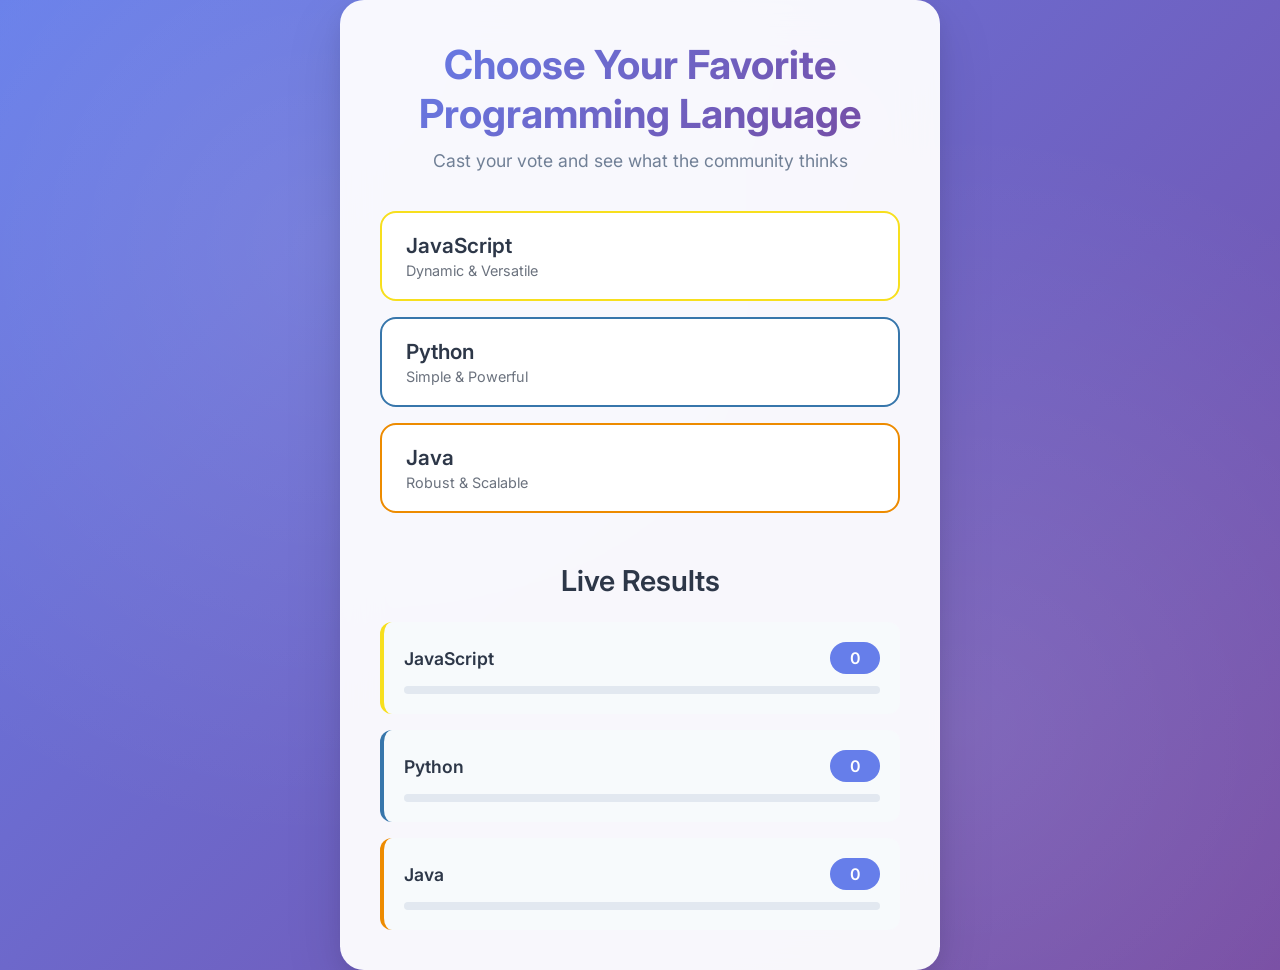
<file: PRACTICAL 1/index.html>
<!DOCTYPE html>
<html lang="en">
<head>
    <meta charset="UTF-8">
    <meta name="viewport" content="width=device-width, initial-scale=1.0">
    <title>Programming Language Voting System</title>
    <link rel="stylesheet" href="styles.css">
    <link href="https://fonts.googleapis.com/css2?family=Inter:wght@300;400;500;600;700&display=swap" rel="stylesheet">
    <script src="script.js"></script>
</head>
<body>
    <div class="background-pattern"></div>
    <div class="container">
        <div class="header">
            <h1>Choose Your Favorite Programming Language</h1>
            <p class="subtitle">Cast your vote and see what the community thinks</p>
        </div>
        
        <div class="voting-section">
            <div class="button-group">
                <button class="vote-btn javascript-btn" onclick="votes('Javascript')">
                    <span class="btn-text">JavaScript</span>
                    <span class="btn-description">Dynamic & Versatile</span>
                </button>
                <button class="vote-btn python-btn" onclick="votes('Python')">
                    <span class="btn-text">Python</span>
                    <span class="btn-description">Simple & Powerful</span>
                </button>
                <button class="vote-btn java-btn" onclick="votes('Java')">
                    <span class="btn-text">Java</span>
                    <span class="btn-description">Robust & Scalable</span>
                </button>
            </div>
        </div>

        <div class="results-section">
            <h2>Live Results</h2>
            <div class="results-container">
                <div class="result-item javascript-result">
                    <div class="result-header">
                        <span class="language-name">JavaScript</span>
                        <span class="vote-count" id="jsvotes">0</span>
                    </div>
                    <div class="vote-bar">
                        <div class="vote-progress javascript-progress" id="js-progress"></div>
                    </div>
                </div>
                <div class="result-item python-result">
                    <div class="result-header">
                        <span class="language-name">Python</span>
                        <span class="vote-count" id="pyvotes">0</span>
                    </div>
                    <div class="vote-bar">
                        <div class="vote-progress python-progress" id="py-progress"></div>
                    </div>
                </div>
                <div class="result-item java-result">
                    <div class="result-header">
                        <span class="language-name">Java</span>
                        <span class="vote-count" id="jvotes">0</span>
                    </div>
                    <div class="vote-bar">
                        <div class="vote-progress java-progress" id="java-progress"></div>
                    </div>
                </div>
            </div>
        </div>
    </div>
</body>
</html>
</file>
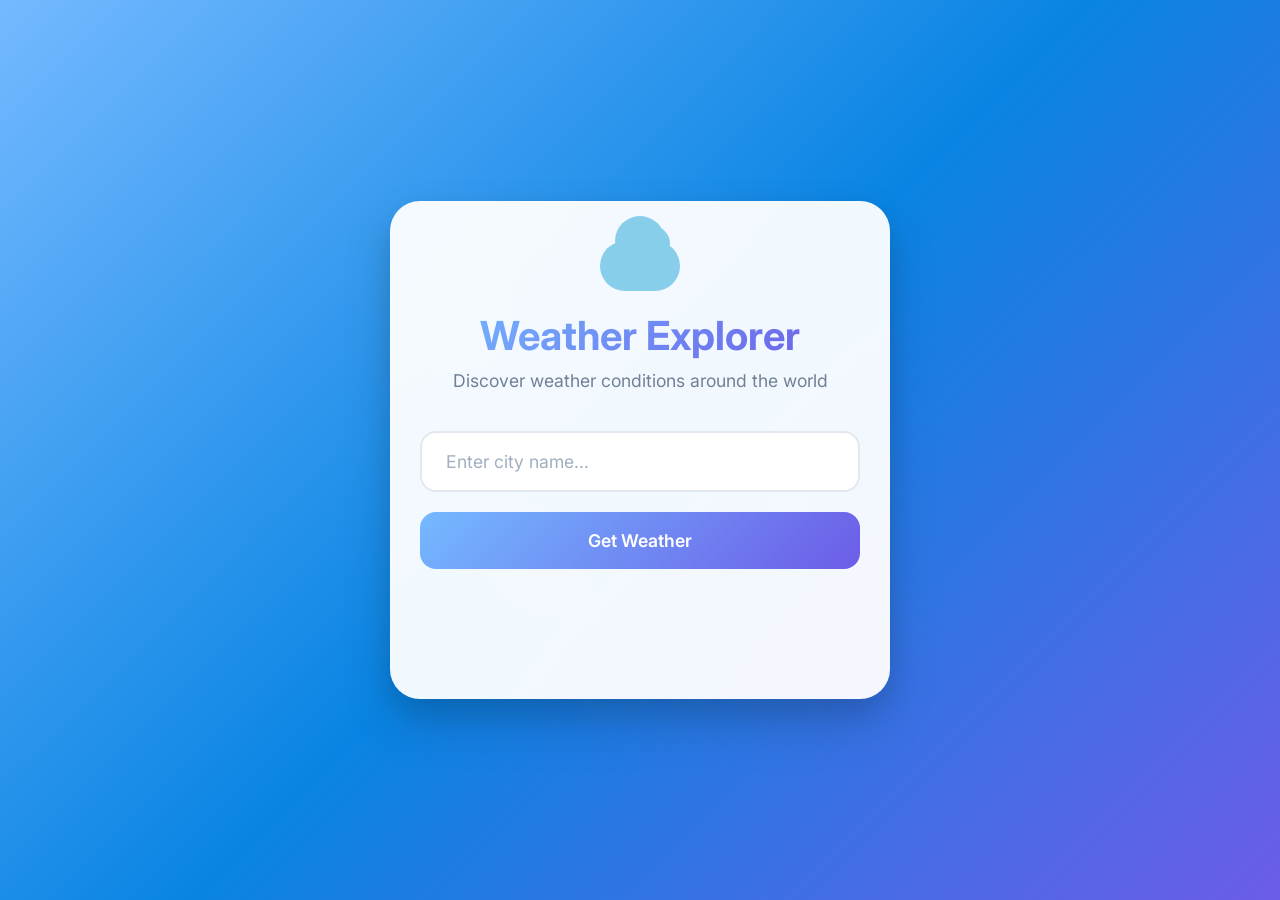
<file: PRACTICAL 2/index.html>
<!DOCTYPE html>
<html lang="en">
<head>
    <meta charset="UTF-8">
    <meta name="viewport" content="width=device-width, initial-scale=1.0">
    <title>Weather Explorer</title>
    <link rel="stylesheet" href="styles.css">
    <link href="https://fonts.googleapis.com/css2?family=Inter:wght@300;400;500;600;700&display=swap" rel="stylesheet">
    <script src="script.js" defer></script>
</head>
<body>
    <div class="weather-container">
        <div class="weather-card">
            <div class="header-section">
                <div class="weather-icon">
                    <div class="cloud">
                        <div class="cloud-part"></div>
                        <div class="cloud-part"></div>
                        <div class="cloud-part"></div>
                    </div>
                </div>
                <h1>Weather Explorer</h1>
                <p class="subtitle">Discover weather conditions around the world</p>
            </div>
            
            <div class="search-section">
                <div class="search-container">
                    <div class="input-wrapper">
                        <input type="text" id="inputCity" placeholder="Enter city name..." />
                        <div class="input-focus-border"></div>
                    </div>
                    <button id="getWeather" class="search-btn">
                        <span class="btn-text">Get Weather</span>
                        <div class="btn-loading">
                            <div class="loading-spinner"></div>
                        </div>
                    </button>
                </div>
            </div>

            <div class="result-section">
                <div id="result" class="weather-result"></div>
            </div>
        </div>
        
        <div class="background-elements">
            <div class="floating-element element-1"></div>
            <div class="floating-element element-2"></div>
            <div class="floating-element element-3"></div>
        </div>
    </div>
</body>
</html>
</file>
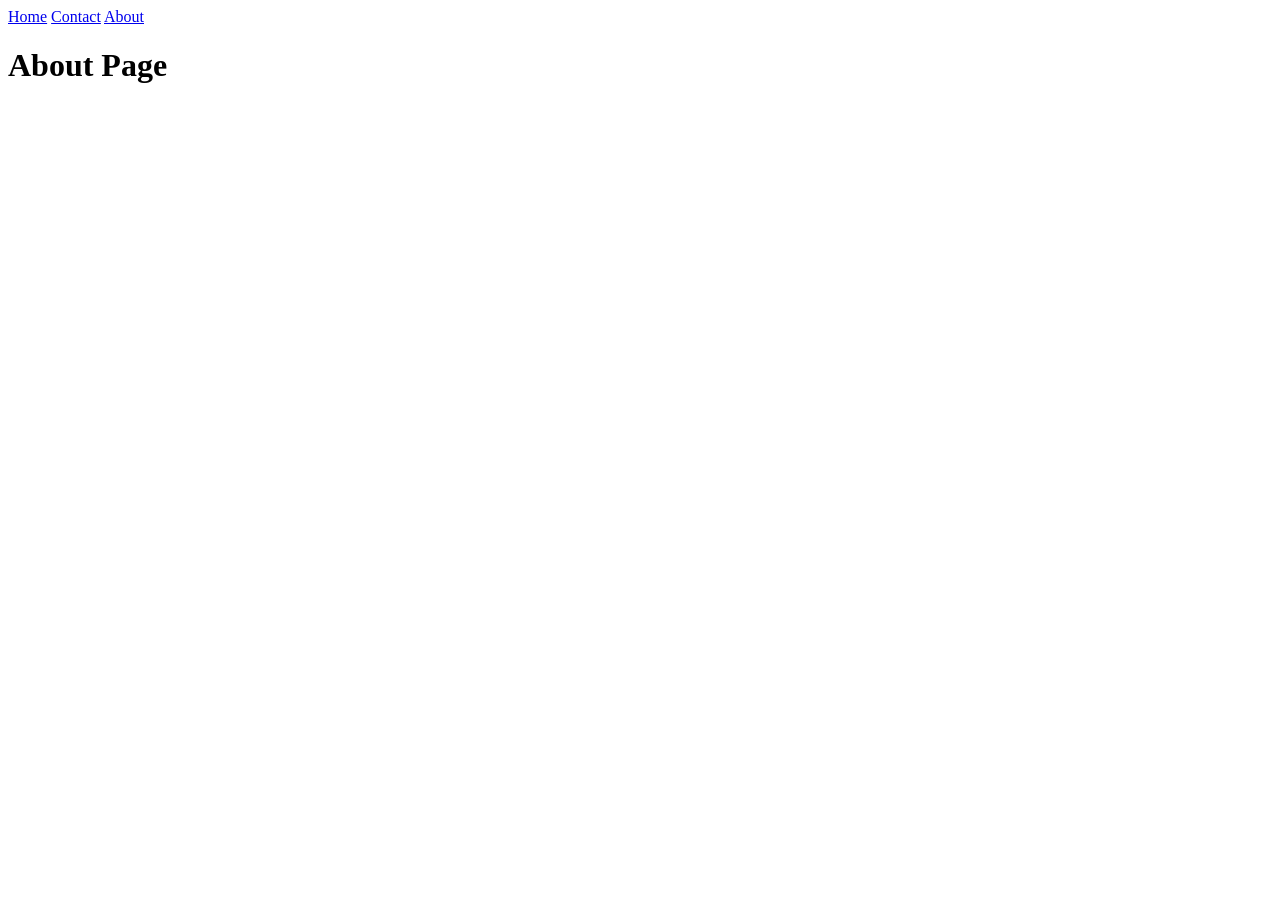
<file: about.html>
<!DOCTYPE html>
<html lang="en">
<head>
    <meta charset="UTF-8">
    <meta name="viewport" content="width=device-width, initial-scale=1.0">
    <title>Document</title>
</head>
<body>
    <a href="/home">Home</a>
    <a href="/contact">Contact</a>
    <a href="/about">About</a>
    <h1>About Page</h1>
</body>
</html>
</file>
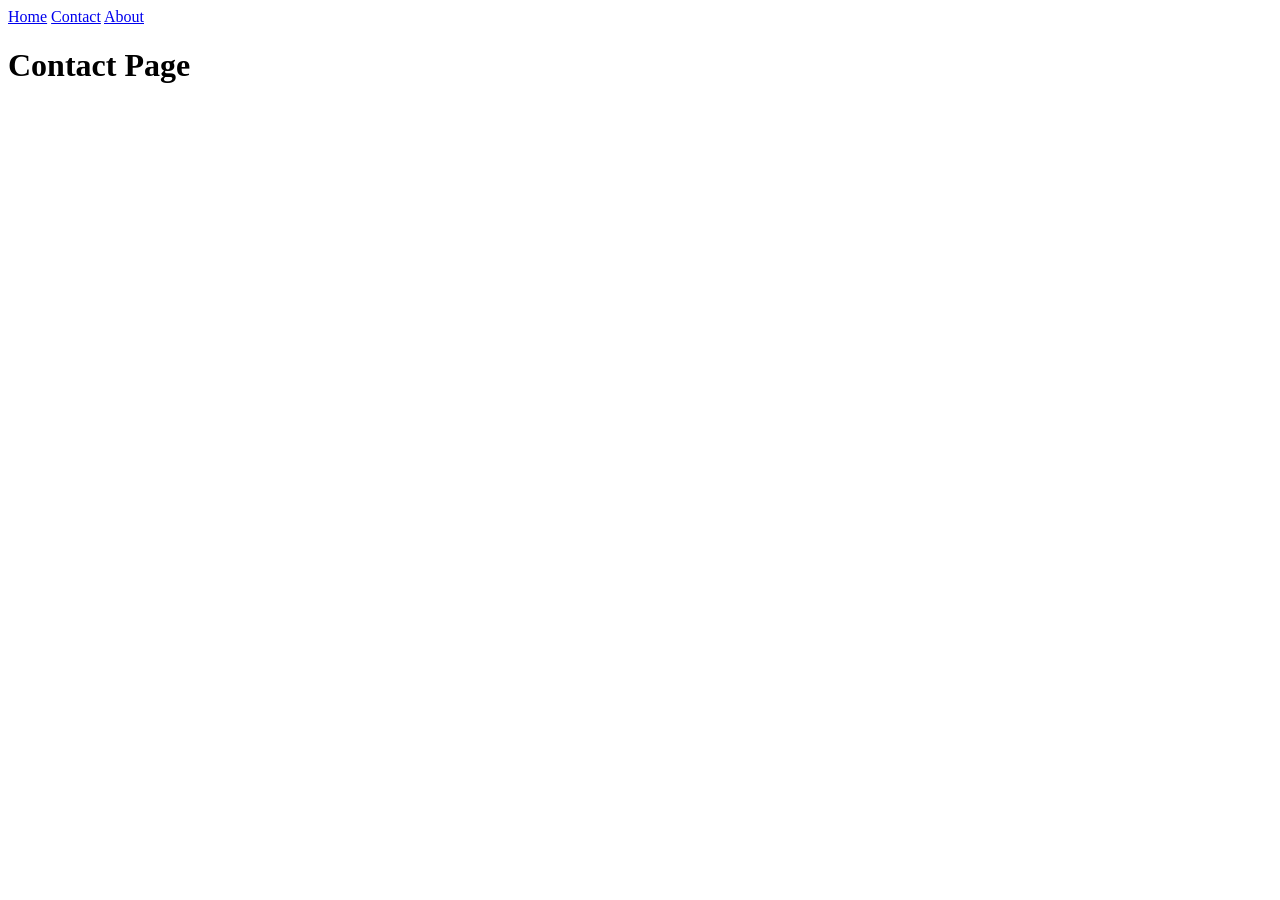
<file: contact.html>
<!DOCTYPE html>
<html lang="en">
<head>
    <meta charset="UTF-8">
    <meta name="viewport" content="width=device-width, initial-scale=1.0">
    <title>Document</title>
</head>
<body>
    <a href="/home">Home</a>
    <a href="/contact">Contact</a>
    <a href="/about">About</a>
    <h1>Contact Page</h1>
</body>
</html>
</file>
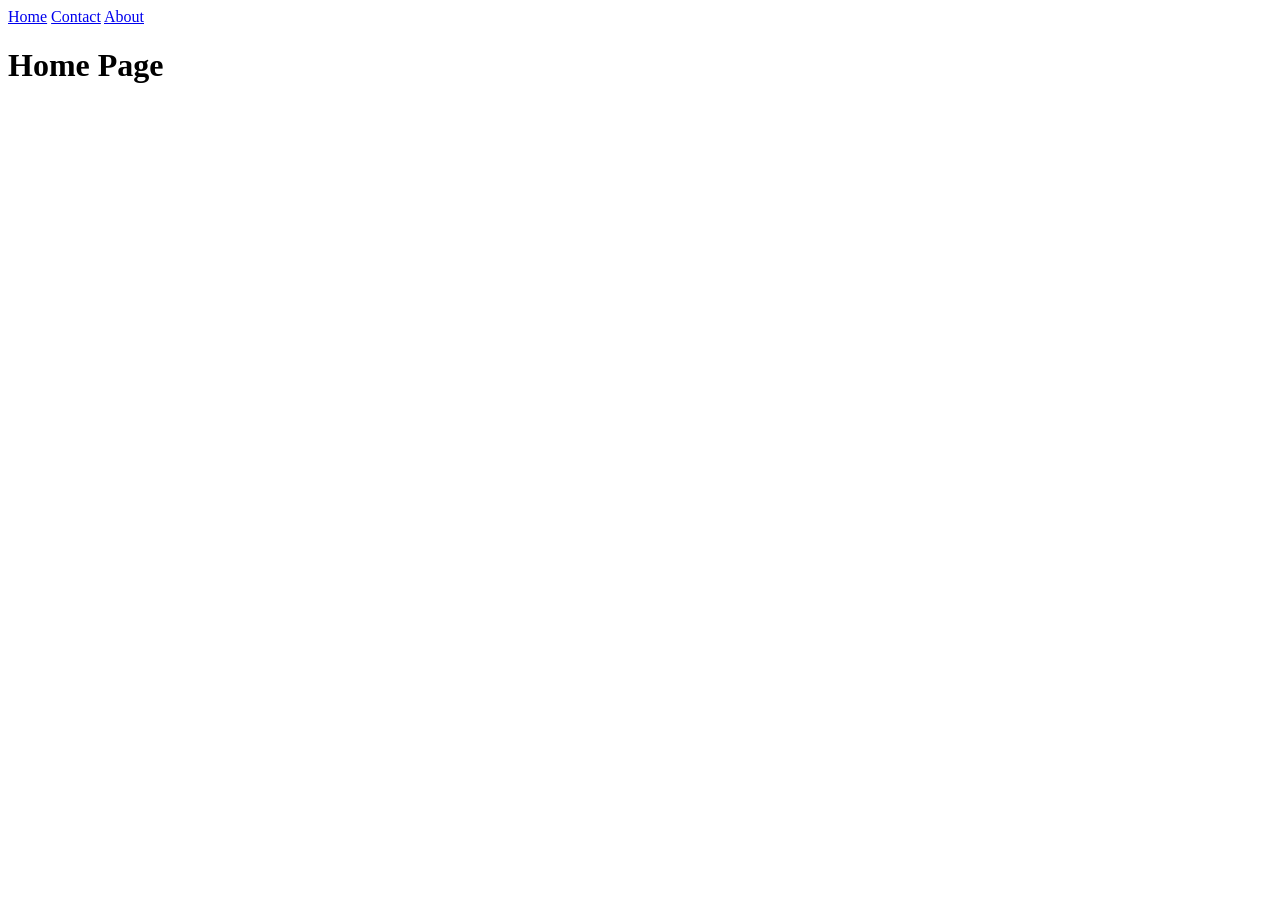
<file: home.html>
<!DOCTYPE html>
<html lang="en">
<head>
    <meta charset="UTF-8">
    <meta name="viewport" content="width=device-width, initial-scale=1.0">
    <title>Document</title>
</head>
<body>
    <a href="/home">Home</a>
    <a href="/contact">Contact</a>
    <a href="/about">About</a>
    <h1>Home Page</h1>
</body>
</html>
</file>
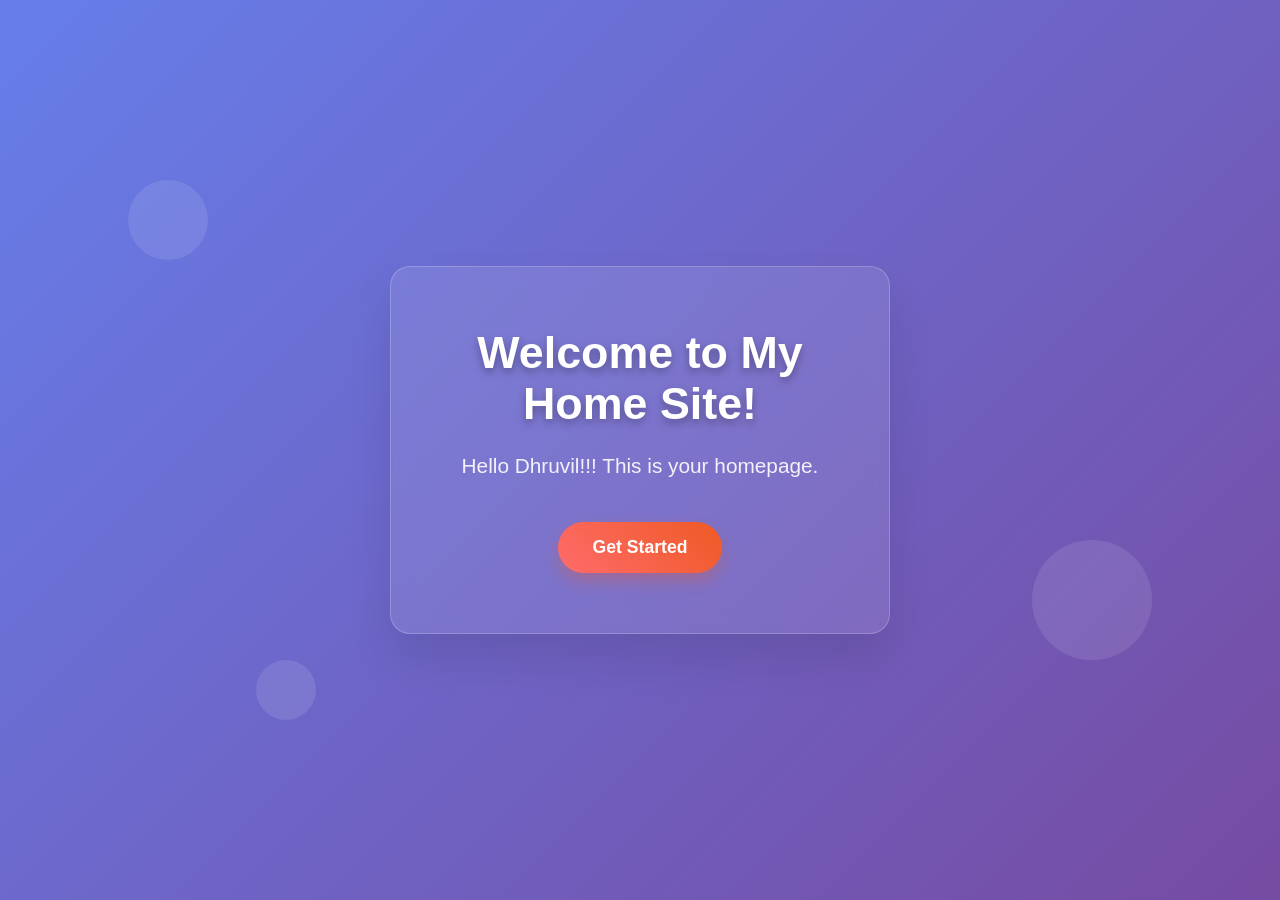
<file: homesite.html>
<!DOCTYPE html>
<html>
<head>
    <title>Home Site</title>
    <style>
        * {
            margin: 0;
            padding: 0;
            box-sizing: border-box;
        }

        body {
            font-family: 'Segoe UI', Tahoma, Geneva, Verdana, sans-serif;
            background: linear-gradient(135deg, #667eea 0%, #764ba2 100%);
            min-height: 100vh;
            display: flex;
            justify-content: center;
            align-items: center;
            overflow: hidden;
        }

        .container {
            background: rgba(255, 255, 255, 0.1);
            backdrop-filter: blur(10px);
            border-radius: 20px;
            padding: 60px 40px;
            text-align: center;
            box-shadow: 0 25px 45px rgba(0, 0, 0, 0.1);
            border: 1px solid rgba(255, 255, 255, 0.2);
            animation: fadeInUp 1s ease-out;
            max-width: 500px;
            width: 90%;
        }

        h1 {
            font-size: 2.8rem;
            color: #fff;
            margin-bottom: 20px;
            font-weight: 700;
            text-shadow: 0 4px 8px rgba(0, 0, 0, 0.3);
            animation: slideInDown 1s ease-out 0.2s both;
        }

        p {
            font-size: 1.3rem;
            color: rgba(255, 255, 255, 0.9);
            margin-bottom: 40px;
            line-height: 1.6;
            animation: slideInUp 1s ease-out 0.4s both;
        }

        .btn {
            padding: 15px 35px;
            border-radius: 50px;
            background: linear-gradient(45deg, #ff6b6b, #ee5a24);
            color: white;
            border: none;
            font-size: 1.1rem;
            font-weight: 600;
            cursor: pointer;
            transition: all 0.3s ease;
            box-shadow: 0 8px 15px rgba(238, 90, 36, 0.3);
            animation: slideInUp 1s ease-out 0.6s both;
        }

        .btn:hover {
            transform: translateY(-3px);
            box-shadow: 0 15px 25px rgba(238, 90, 36, 0.4);
            background: linear-gradient(45deg, #ee5a24, #ff6b6b);
        }

        .floating-shapes {
            position: absolute;
            top: 0;
            left: 0;
            width: 100%;
            height: 100%;
            pointer-events: none;
            z-index: -1;
        }

        .shape {
            position: absolute;
            background: rgba(255, 255, 255, 0.1);
            border-radius: 50%;
            animation: float 6s ease-in-out infinite;
        }

        .shape:nth-child(1) {
            width: 80px;
            height: 80px;
            top: 20%;
            left: 10%;
            animation-delay: 0s;
        }

        .shape:nth-child(2) {
            width: 120px;
            height: 120px;
            top: 60%;
            right: 10%;
            animation-delay: 2s;
        }

        .shape:nth-child(3) {
            width: 60px;
            height: 60px;
            bottom: 20%;
            left: 20%;
            animation-delay: 4s;
        }

        @keyframes fadeInUp {
            from {
                opacity: 0;
                transform: translateY(30px);
            }
            to {
                opacity: 1;
                transform: translateY(0);
            }
        }

        @keyframes slideInDown {
            from {
                opacity: 0;
                transform: translateY(-30px);
            }
            to {
                opacity: 1;
                transform: translateY(0);
            }
        }

        @keyframes slideInUp {
            from {
                opacity: 0;
                transform: translateY(20px);
            }
            to {
                opacity: 1;
                transform: translateY(0);
            }
        }

        @keyframes float {
            0%, 100% {
                transform: translateY(0px);
            }
            50% {
                transform: translateY(-20px);
            }
        }

        @media (max-width: 768px) {
            .container {
                padding: 40px 30px;
            }
            
            h1 {
                font-size: 2.2rem;
            }
            
            p {
                font-size: 1.1rem;
            }
        }
    </style>
</head>
<body>
    <div class="floating-shapes">
        <div class="shape"></div>
        <div class="shape"></div>
        <div class="shape"></div>
    </div>
    
    <div class="container">
        <h1>Welcome to My Home Site!</h1>
        <p>Hello Dhruvil!!! This is your homepage.</p>
        <button class="btn">Get Started</button>
    </div>
</body>
</html>
</file>
<file: PRACTICAL 1/styles.css>
* {
    margin: 0;
    padding: 0;
    box-sizing: border-box;
}

body {
    font-family: 'Inter', -apple-system, BlinkMacSystemFont, 'Segoe UI', sans-serif;
    background: linear-gradient(135deg, #667eea 0%, #764ba2 100%);
    min-height: 100vh;
    display: flex;
    justify-content: center;
    align-items: center;
    position: relative;
    overflow-x: hidden;
}

.background-pattern {
    position: absolute;
    top: 0;
    left: 0;
    right: 0;
    bottom: 0;
    background: 
        radial-gradient(circle at 25% 25%, rgba(255, 255, 255, 0.1) 0%, transparent 50%),
        radial-gradient(circle at 75% 75%, rgba(255, 255, 255, 0.1) 0%, transparent 50%);
    pointer-events: none;
}

.container {
    background: rgba(255, 255, 255, 0.95);
    backdrop-filter: blur(20px);
    border-radius: 24px;
    padding: 40px;
    width: 90%;
    max-width: 600px;
    box-shadow: 
        0 20px 60px rgba(0, 0, 0, 0.1),
        0 8px 25px rgba(0, 0, 0, 0.08);
    position: relative;
    z-index: 1;
}

.header {
    text-align: center;
    margin-bottom: 40px;
}

.header h1 {
    color: #2d3748;
    font-size: 2.5rem;
    font-weight: 700;
    margin-bottom: 12px;
    background: linear-gradient(135deg, #667eea, #764ba2);
    -webkit-background-clip: text;
    -webkit-text-fill-color: transparent;
    background-clip: text;
}

.subtitle {
    color: #718096;
    font-size: 1.1rem;
    font-weight: 400;
}

.voting-section {
    margin-bottom: 50px;
}

.button-group {
    display: flex;
    flex-direction: column;
    gap: 16px;
}

.vote-btn {
    background: white;
    border: 2px solid #e2e8f0;
    border-radius: 16px;
    padding: 20px 24px;
    cursor: pointer;
    transition: all 0.3s ease;
    display: flex;
    flex-direction: column;
    align-items: flex-start;
    text-align: left;
    font-family: inherit;
    position: relative;
    overflow: hidden;
}

.vote-btn::before {
    content: '';
    position: absolute;
    top: 0;
    left: -100%;
    width: 100%;
    height: 100%;
    background: linear-gradient(90deg, transparent, rgba(255, 255, 255, 0.4), transparent);
    transition: left 0.5s ease;
}

.vote-btn:hover::before {
    left: 100%;
}

.btn-text {
    font-size: 1.3rem;
    font-weight: 600;
    margin-bottom: 4px;
}

.btn-description {
    font-size: 0.9rem;
    font-weight: 400;
    opacity: 0.7;
}

.javascript-btn {
    border-color: #f7df1e;
    color: #2d3748;
}

.javascript-btn:hover {
    background: linear-gradient(135deg, #f7df1e, #ffeb3b);
    transform: translateY(-2px);
    box-shadow: 0 12px 24px rgba(247, 223, 30, 0.3);
}

.python-btn {
    border-color: #3776ab;
    color: #2d3748;
}

.python-btn:hover {
    background: linear-gradient(135deg, #3776ab, #4fc3f7);
    color: white;
    transform: translateY(-2px);
    box-shadow: 0 12px 24px rgba(55, 118, 171, 0.3);
}

.java-btn {
    border-color: #ed8b00;
    color: #2d3748;
}

.java-btn:hover {
    background: linear-gradient(135deg, #ed8b00, #ff9800);
    color: white;
    transform: translateY(-2px);
    box-shadow: 0 12px 24px rgba(237, 139, 0, 0.3);
}

.results-section h2 {
    color: #2d3748;
    font-size: 1.8rem;
    font-weight: 600;
    margin-bottom: 24px;
    text-align: center;
}

.results-container {
    display: flex;
    flex-direction: column;
    gap: 16px;
}

.result-item {
    background: #f7fafc;
    border-radius: 12px;
    padding: 20px;
    border-left: 4px solid;
}

.javascript-result {
    border-left-color: #f7df1e;
}

.python-result {
    border-left-color: #3776ab;
}

.java-result {
    border-left-color: #ed8b00;
}

.result-header {
    display: flex;
    justify-content: space-between;
    align-items: center;
    margin-bottom: 12px;
}

.language-name {
    font-weight: 600;
    color: #2d3748;
    font-size: 1.1rem;
}

.vote-count {
    background: #667eea;
    color: white;
    padding: 6px 12px;
    border-radius: 20px;
    font-weight: 600;
    min-width: 50px;
    text-align: center;
}

.vote-bar {
    background: #e2e8f0;
    height: 8px;
    border-radius: 4px;
    overflow: hidden;
}

.vote-progress {
    height: 100%;
    width: 0%;
    border-radius: 4px;
    transition: width 0.5s ease;
}

.javascript-progress {
    background: linear-gradient(135deg, #f7df1e, #ffeb3b);
}

.python-progress {
    background: linear-gradient(135deg, #3776ab, #4fc3f7);
}

.java-progress {
    background: linear-gradient(135deg, #ed8b00, #ff9800);
}

@media (max-width: 768px) {
    .container {
        margin: 20px;
        padding: 30px 20px;
    }
    
    .header h1 {
        font-size: 2rem;
    }
    
    .vote-btn {
        padding: 16px 20px;
    }
    
    .btn-text {
        font-size: 1.1rem;
    }
}
</file>
<file: PRACTICAL 2/styles.css>
* {
    margin: 0;
    padding: 0;
    box-sizing: border-box;
}

body {
    font-family: 'Inter', -apple-system, BlinkMacSystemFont, 'Segoe UI', sans-serif;
    background: linear-gradient(135deg, #74b9ff 0%, #0984e3 50%, #6c5ce7 100%);
    min-height: 100vh;
    display: flex;
    justify-content: center;
    align-items: center;
    position: relative;
    overflow: hidden;
}

.weather-container {
    position: relative;
    width: 100%;
    max-width: 500px;
    margin: 20px;
}

.weather-card {
    background: rgba(255, 255, 255, 0.95);
    backdrop-filter: blur(20px);
    border-radius: 30px;
    padding: 40px 30px;
    box-shadow: 
        0 25px 50px rgba(0, 0, 0, 0.15),
        0 12px 30px rgba(0, 0, 0, 0.1);
    position: relative;
    z-index: 1;
}

.header-section {
    text-align: center;
    margin-bottom: 40px;
}

.weather-icon {
    margin-bottom: 20px;
    display: flex;
    justify-content: center;
}

.cloud {
    position: relative;
    width: 80px;
    height: 50px;
    background: #87ceeb;
    border-radius: 25px;
    animation: float 3s ease-in-out infinite;
}

.cloud::before {
    content: '';
    position: absolute;
    top: -25px;
    left: 15px;
    width: 50px;
    height: 50px;
    background: #87ceeb;
    border-radius: 50%;
}

.cloud::after {
    content: '';
    position: absolute;
    top: -15px;
    right: 10px;
    width: 35px;
    height: 35px;
    background: #87ceeb;
    border-radius: 50%;
}

@keyframes float {
    0%, 100% { transform: translateY(0px); }
    50% { transform: translateY(-10px); }
}

h1 {
    color: #2d3748;
    font-size: 2.5rem;
    font-weight: 700;
    margin-bottom: 10px;
    background: linear-gradient(135deg, #74b9ff, #6c5ce7);
    -webkit-background-clip: text;
    -webkit-text-fill-color: transparent;
    background-clip: text;
}

.subtitle {
    color: #718096;
    font-size: 1.1rem;
    font-weight: 400;
}

.search-section {
    margin-bottom: 30px;
}

.search-container {
    display: flex;
    flex-direction: column;
    gap: 20px;
}

.input-wrapper {
    position: relative;
}

.input-wrapper input {
    width: 100%;
    padding: 18px 24px;
    border: 2px solid #e2e8f0;
    border-radius: 16px;
    font-size: 1.1rem;
    font-family: inherit;
    background: white;
    color: #2d3748;
    transition: all 0.3s ease;
    outline: none;
}

.input-wrapper input:focus {
    border-color: #74b9ff;
    box-shadow: 0 0 0 3px rgba(116, 185, 255, 0.1);
}

.input-wrapper input::placeholder {
    color: #a0aec0;
}

.input-focus-border {
    position: absolute;
    top: 0;
    left: 0;
    right: 0;
    bottom: 0;
    border: 2px solid transparent;
    border-radius: 16px;
    background: linear-gradient(135deg, #74b9ff, #6c5ce7) border-box;
    mask: linear-gradient(#fff 0 0) padding-box, linear-gradient(#fff 0 0);
    mask-composite: xor;
    opacity: 0;
    transition: opacity 0.3s ease;
    pointer-events: none;
}

.input-wrapper input:focus + .input-focus-border {
    opacity: 1;
}

.search-btn {
    background: linear-gradient(135deg, #74b9ff, #6c5ce7);
    color: white;
    border: none;
    padding: 18px 32px;
    border-radius: 16px;
    font-size: 1.1rem;
    font-weight: 600;
    cursor: pointer;
    transition: all 0.3s ease;
    position: relative;
    overflow: hidden;
    font-family: inherit;
}

.search-btn:hover {
    transform: translateY(-2px);
    box-shadow: 0 12px 24px rgba(116, 185, 255, 0.4);
}

.search-btn:active {
    transform: translateY(0);
}

.btn-loading {
    position: absolute;
    top: 50%;
    left: 50%;
    transform: translate(-50%, -50%);
    opacity: 0;
    transition: opacity 0.3s ease;
}

.search-btn.loading .btn-text {
    opacity: 0;
}

.search-btn.loading .btn-loading {
    opacity: 1;
}

.loading-spinner {
    width: 20px;
    height: 20px;
    border: 2px solid rgba(255, 255, 255, 0.3);
    border-top: 2px solid white;
    border-radius: 50%;
    animation: spin 1s linear infinite;
}

@keyframes spin {
    0% { transform: rotate(0deg); }
    100% { transform: rotate(360deg); }
}

.result-section {
    min-height: 60px;
}

.weather-result {
    background: #f7fafc;
    border-radius: 16px;
    padding: 20px;
    border-left: 4px solid #74b9ff;
    font-size: 1.1rem;
    color: #2d3748;
    line-height: 1.6;
    opacity: 0;
    transform: translateY(20px);
    transition: all 0.5s ease;
}

.weather-result.show {
    opacity: 1;
    transform: translateY(0);
}

.weather-result.error {
    border-left-color: #e53e3e;
    background: #fed7d7;
    color: #c53030;
}

.background-elements {
    position: absolute;
    top: 0;
    left: 0;
    right: 0;
    bottom: 0;
    pointer-events: none;
    z-index: 0;
}

.floating-element {
    position: absolute;
    background: rgba(255, 255, 255, 0.1);
    border-radius: 50%;
    animation: float-random 6s ease-in-out infinite;
}

.element-1 {
    width: 60px;
    height: 60px;
    top: 20%;
    left: 10%;
    animation-delay: 0s;
}

.element-2 {
    width: 40px;
    height: 40px;
    top: 60%;
    right: 15%;
    animation-delay: 2s;
}

.element-3 {
    width: 80px;
    height: 80px;
    bottom: 20%;
    left: 20%;
    animation-delay: 4s;
}

@keyframes float-random {
    0%, 100% { 
        transform: translate(0, 0) rotate(0deg);
        opacity: 0.3;
    }
    25% { 
        transform: translate(20px, -30px) rotate(90deg);
        opacity: 0.6;
    }
    50% { 
        transform: translate(-15px, -20px) rotate(180deg);
        opacity: 0.4;
    }
    75% { 
        transform: translate(10px, -40px) rotate(270deg);
        opacity: 0.7;
    }
}

@media (max-width: 768px) {
    .weather-container {
        margin: 10px;
    }
    
    .weather-card {
        padding: 30px 20px;
    }
    
    h1 {
        font-size: 2rem;
    }
    
    .search-container {
        gap: 16px;
    }
    
    .input-wrapper input,
    .search-btn {
        padding: 16px 20px;
        font-size: 1rem;
    }
}
</file>
